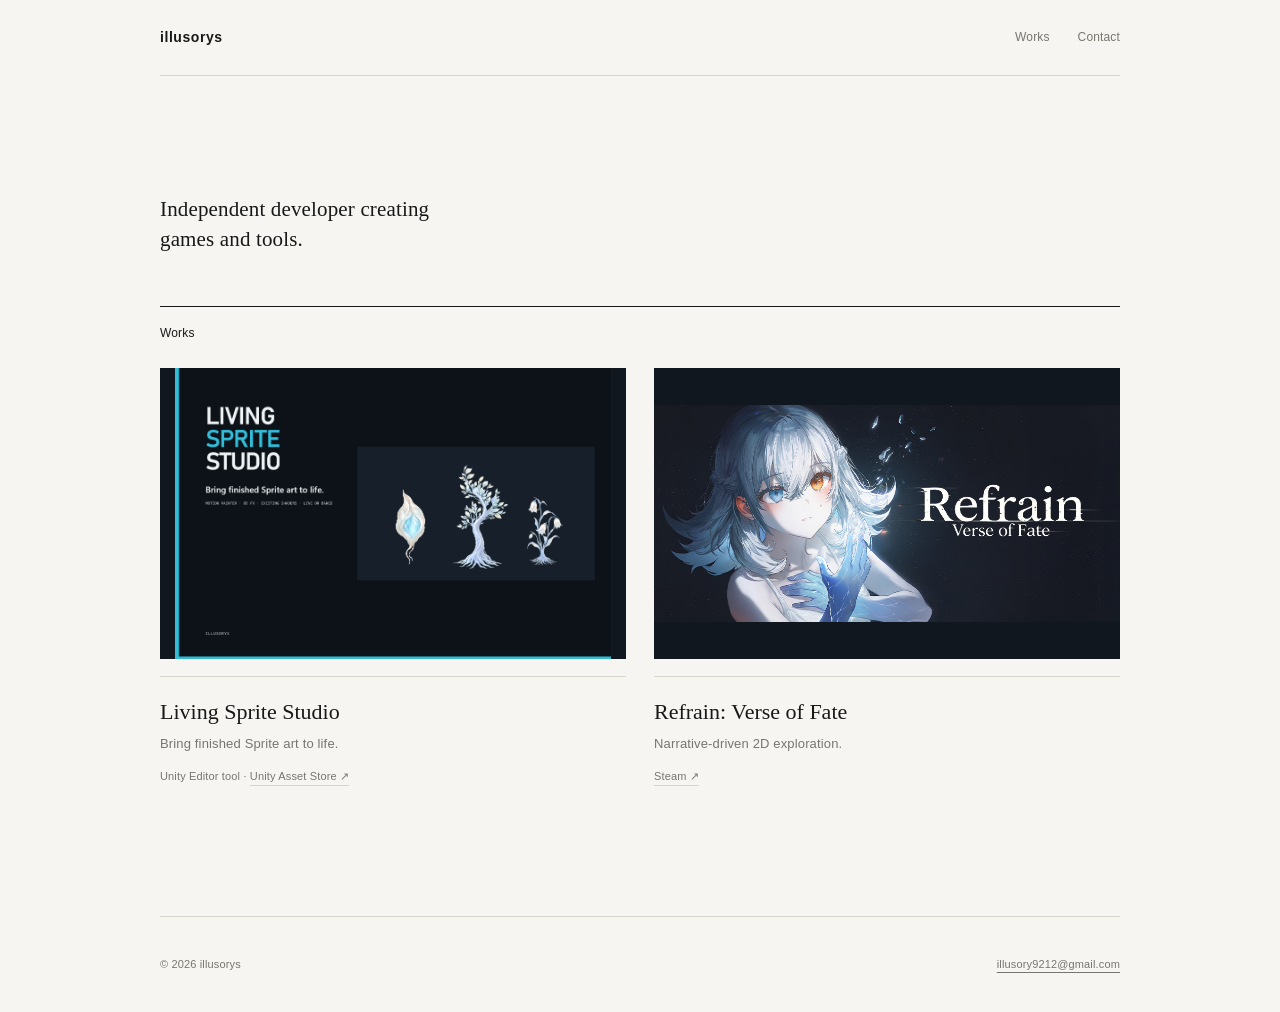
<file: index.html>
<!doctype html>
<html lang="en">
<head>
  <meta charset="utf-8">
  <meta name="viewport" content="width=device-width, initial-scale=1">
  <meta name="description" content="illusorys — independent developer.">
  <meta name="theme-color" content="#f6f5f1">
  <title>illusorys</title>
  <link rel="icon" href="assets/favicon.png">
  <link rel="stylesheet" href="style.css?v=20260922-1">
</head>
<body>
  <header class="site-header">
    <a class="brand" href="index.html">illusorys</a>
    <nav aria-label="Primary navigation">
      <a href="#works">Works</a>
      <a href="support.html">Contact</a>
    </nav>
  </header>

  <main>
    <section class="introduction">
      <p>Independent developer creating games and tools.</p>
    </section>

    <section class="works" id="works" aria-labelledby="works-title">
      <h1 id="works-title">Works</h1>

      <article class="work">
        <a class="cover-link" href="https://assetstore.unity.com/packages/tools/animation/living-sprite-studio-399264" target="_blank" rel="noreferrer" aria-label="View Living Sprite Studio on the Unity Asset Store">
          <figure>
            <img src="assets/living-sprite-studio.png?v=20260810-4" alt="Living Sprite Studio cover artwork" width="1950" height="1300">
          </figure>
        </a>
        <div class="work-info">
          <div>
            <h2>Living Sprite Studio</h2>
            <p>Bring finished Sprite art to life.</p>
          </div>
          <p class="work-note">Unity Editor tool · <a href="https://assetstore.unity.com/packages/tools/animation/living-sprite-studio-399264" target="_blank" rel="noreferrer">Unity Asset Store ↗</a></p>
        </div>
      </article>

      <article class="work">
        <a class="cover-link" href="https://store.steampowered.com/app/4370190/" target="_blank" rel="noreferrer" aria-label="View Refrain: Verse of Fate on Steam">
          <figure>
            <img src="assets/refrain-verse-of-fate.png" alt="Refrain: Verse of Fate cover artwork" width="920" height="430">
          </figure>
        </a>
        <div class="work-info">
          <div>
            <h2>Refrain: Verse of Fate</h2>
            <p>Narrative-driven 2D exploration.</p>
          </div>
          <a class="work-note" href="https://store.steampowered.com/app/4370190/" target="_blank" rel="noreferrer">Steam ↗</a>
        </div>
      </article>
    </section>
  </main>

  <footer>
    <span>© 2026 illusorys</span>
    <a href="mailto:illusory9212@gmail.com">illusory9212@gmail.com</a>
  </footer>
</body>
</html>
</file>
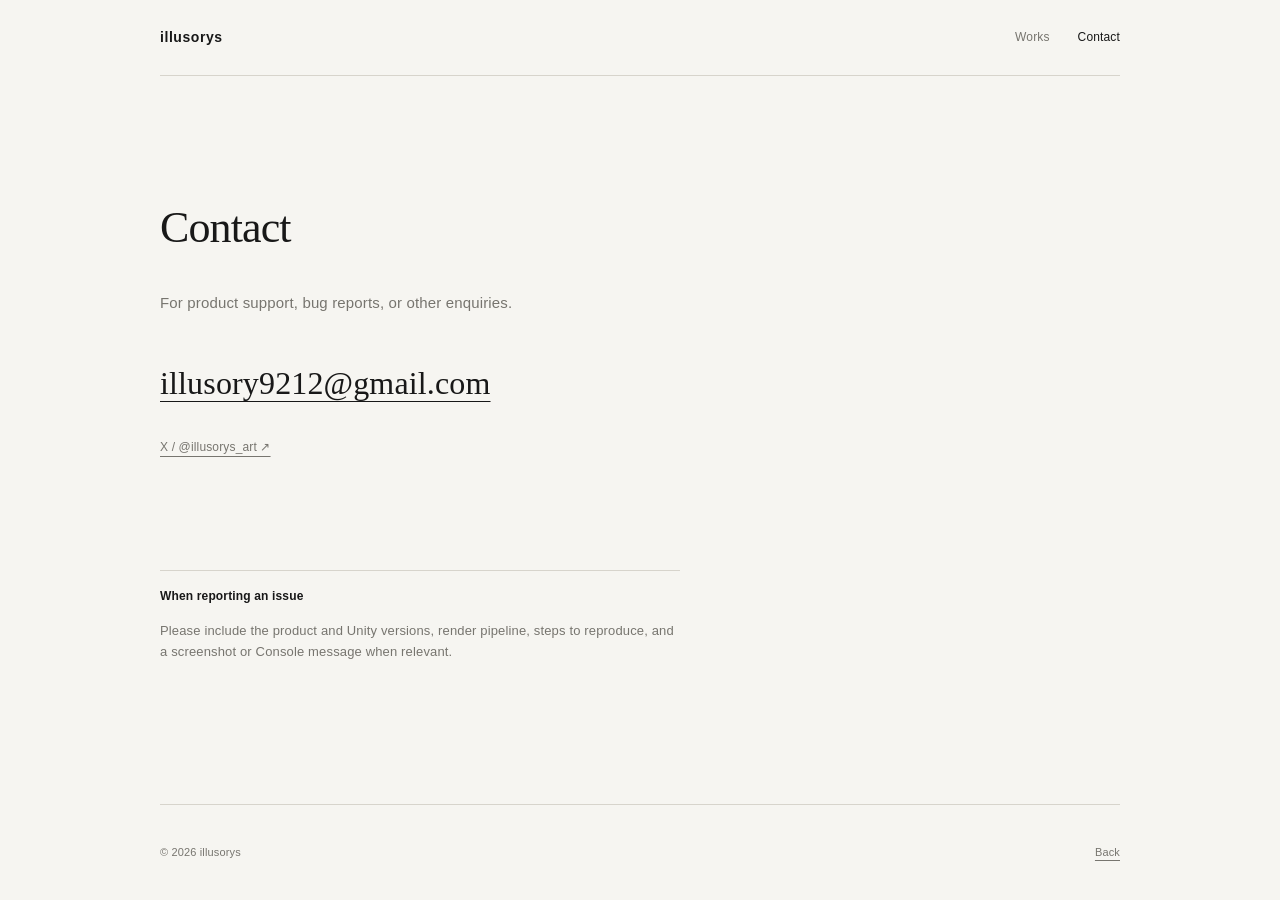
<file: support.html>
<!doctype html>
<html lang="en">
<head>
  <meta charset="utf-8">
  <meta name="viewport" content="width=device-width, initial-scale=1">
  <meta name="description" content="Contact and product support for illusorys.">
  <meta name="theme-color" content="#f6f5f1">
  <title>Contact — illusorys</title>
  <link rel="icon" href="assets/favicon.png">
  <link rel="stylesheet" href="style.css?v=20260922-1">
</head>
<body>
  <header class="site-header">
    <a class="brand" href="index.html">illusorys</a>
    <nav aria-label="Primary navigation">
      <a href="index.html#works">Works</a>
      <a href="support.html" aria-current="page">Contact</a>
    </nav>
  </header>

  <main class="contact-page">
    <section class="contact-intro">
      <h1>Contact</h1>
      <p>For product support, bug reports, or other enquiries.</p>
      <a class="email" href="mailto:illusory9212@gmail.com">illusory9212@gmail.com</a>
      <p class="social-link"><a href="https://x.com/illusorys_art" target="_blank" rel="noreferrer">X / @illusorys_art ↗</a></p>
    </section>

    <section class="support-details" aria-labelledby="support-title">
      <h2 id="support-title">When reporting an issue</h2>
      <p>Please include the product and Unity versions, render pipeline, steps to reproduce, and a screenshot or Console message when relevant.</p>
    </section>
  </main>

  <footer>
    <span>© 2026 illusorys</span>
    <a href="index.html">Back</a>
  </footer>
</body>
</html>
</file>
<file: style.css>
:root {
  color-scheme: light;
  --paper: #f6f5f1;
  --ink: #181818;
  --subtle: #77756f;
  --line: #d7d4cc;
}

* { box-sizing: border-box; }

html { scroll-behavior: smooth; }

body {
  margin: 0;
  overflow-x: hidden;
  background: var(--paper);
  color: var(--ink);
  font-family: "Helvetica Neue", Arial, "Yu Gothic", sans-serif;
  font-size: 15px;
  line-height: 1.65;
  letter-spacing: .01em;
}

a { color: inherit; }

.site-header,
main,
footer {
  width: min(960px, calc(100% - 64px));
  margin-inline: auto;
}

.site-header {
  height: 76px;
  display: flex;
  align-items: center;
  justify-content: space-between;
  border-bottom: 1px solid var(--line);
}

.brand {
  font-size: 14px;
  font-weight: 600;
  letter-spacing: .04em;
  text-decoration: none;
}

nav { display: flex; gap: 28px; }

nav a {
  color: var(--subtle);
  font-size: 12px;
  text-decoration: none;
}

nav a:hover,
nav a:focus-visible,
nav a[aria-current="page"] { color: var(--ink); }

.introduction {
  min-height: 230px;
  display: flex;
  align-items: flex-end;
  padding-bottom: 52px;
}

.introduction p {
  width: 310px;
  margin: 0;
  font-family: Georgia, "Times New Roman", serif;
  font-size: 21px;
  line-height: 1.4;
}

.works {
  display: grid;
  grid-template-columns: repeat(2, minmax(0, 1fr));
  gap: 24px 28px;
  padding-bottom: 128px;
}

.works > h1 {
  grid-column: 1 / -1;
  margin: 0;
  padding-top: 17px;
  border-top: 1px solid var(--ink);
  font-size: 12px;
  font-weight: 500;
}

.work {
  width: 100%;
  min-width: 0;
  margin-bottom: 0;
}

.work:last-child { margin-bottom: 0; }

figure {
  aspect-ratio: 16 / 10;
  display: flex;
  align-items: center;
  justify-content: center;
  max-width: 100%;
  min-width: 0;
  margin: 0;
  overflow: hidden;
  background: #11171e;
  line-height: 0;
}

figure img {
  display: block;
  width: 100%;
  max-width: 100%;
  height: 100%;
  object-fit: contain;
}

.cover-link { display: block; text-decoration: none; }

.work-info {
  display: block;
  margin-top: 17px;
  padding-top: 17px;
  border-top: 1px solid var(--line);
}

.work h2 {
  margin: 0 0 3px;
  font-family: Georgia, "Times New Roman", serif;
  font-size: 22px;
  font-weight: 400;
  letter-spacing: 0;
}

.work p { margin: 0; color: var(--subtle); font-size: 13px; }

.work .work-note {
  display: inline-block;
  margin-top: 12px;
  color: var(--subtle);
  font-size: 11px;
  text-decoration: none;
  white-space: nowrap;
}

a.work-note,
.work-note a { display: inline-block; text-decoration: none; border-bottom: 1px solid var(--line); }

a.work-note:hover,
a.work-note:focus-visible,
.work-note a:hover,
.work-note a:focus-visible { color: var(--ink); border-color: var(--ink); }

.contact-page {
  min-height: calc(100vh - 172px);
  padding: 116px 0;
}

.contact-intro h1 {
  margin: 0 0 26px;
  font-family: Georgia, "Times New Roman", serif;
  font-size: 44px;
  font-weight: 400;
  letter-spacing: -.02em;
}

.contact-intro p {
  margin: 0 0 42px;
  color: var(--subtle);
}

.email {
  font-family: Georgia, "Times New Roman", serif;
  font-size: clamp(20px, 4vw, 32px);
  text-underline-offset: 7px;
  text-decoration-thickness: 1px;
}

.social-link {
  margin: 28px 0 0 !important;
  font-size: 12px !important;
}

.social-link a { text-underline-offset: 5px; }

.support-details {
  width: min(100%, 520px);
  margin-top: 112px;
  padding-top: 16px;
  border-top: 1px solid var(--line);
}

.support-details h2 { margin: 0 0 13px; font-size: 12px; font-weight: 600; }
.support-details p { margin: 0; color: var(--subtle); font-size: 13px; }

footer {
  min-height: 96px;
  display: flex;
  align-items: center;
  justify-content: space-between;
  border-top: 1px solid var(--line);
  color: var(--subtle);
  font-size: 11px;
}

footer a { text-underline-offset: 4px; }

@media (max-width: 680px) {
  .site-header,
  main,
  footer { width: calc(100% - 36px); }

  .site-header { height: 66px; }
  nav { gap: 19px; }
  .introduction { min-height: 180px; padding-bottom: 42px; }
  .introduction p { width: 270px; font-size: 19px; }
  .works { padding-bottom: 82px; }
  .works { grid-template-columns: 1fr; gap: 68px; }
  .works > h1 { margin-bottom: -44px; }
  .work .work-note { white-space: normal; }
  .contact-page { padding: 78px 0; }
  .support-details { margin-top: 82px; }
  footer { min-height: 104px; align-items: flex-start; flex-direction: column; justify-content: center; gap: 5px; }
}

@media (prefers-reduced-motion: reduce) {
  html { scroll-behavior: auto; }
}
</file>
